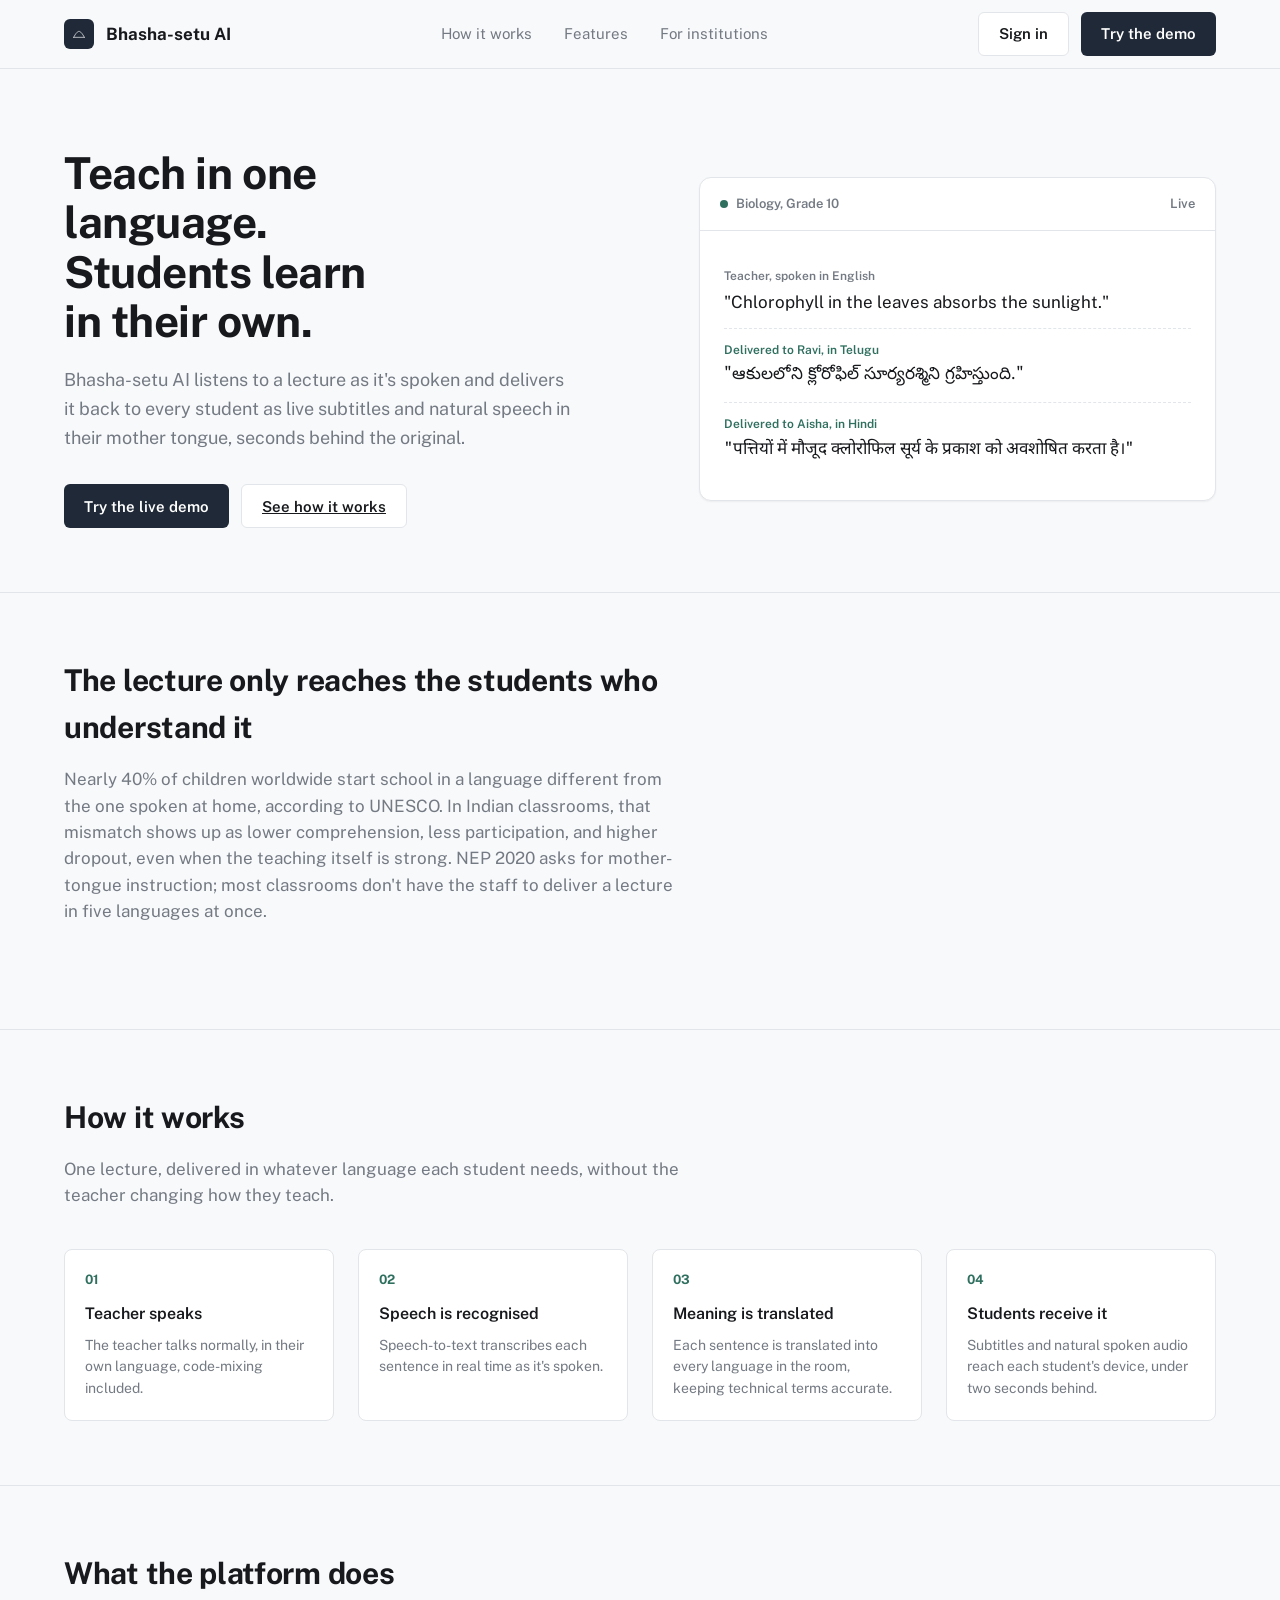
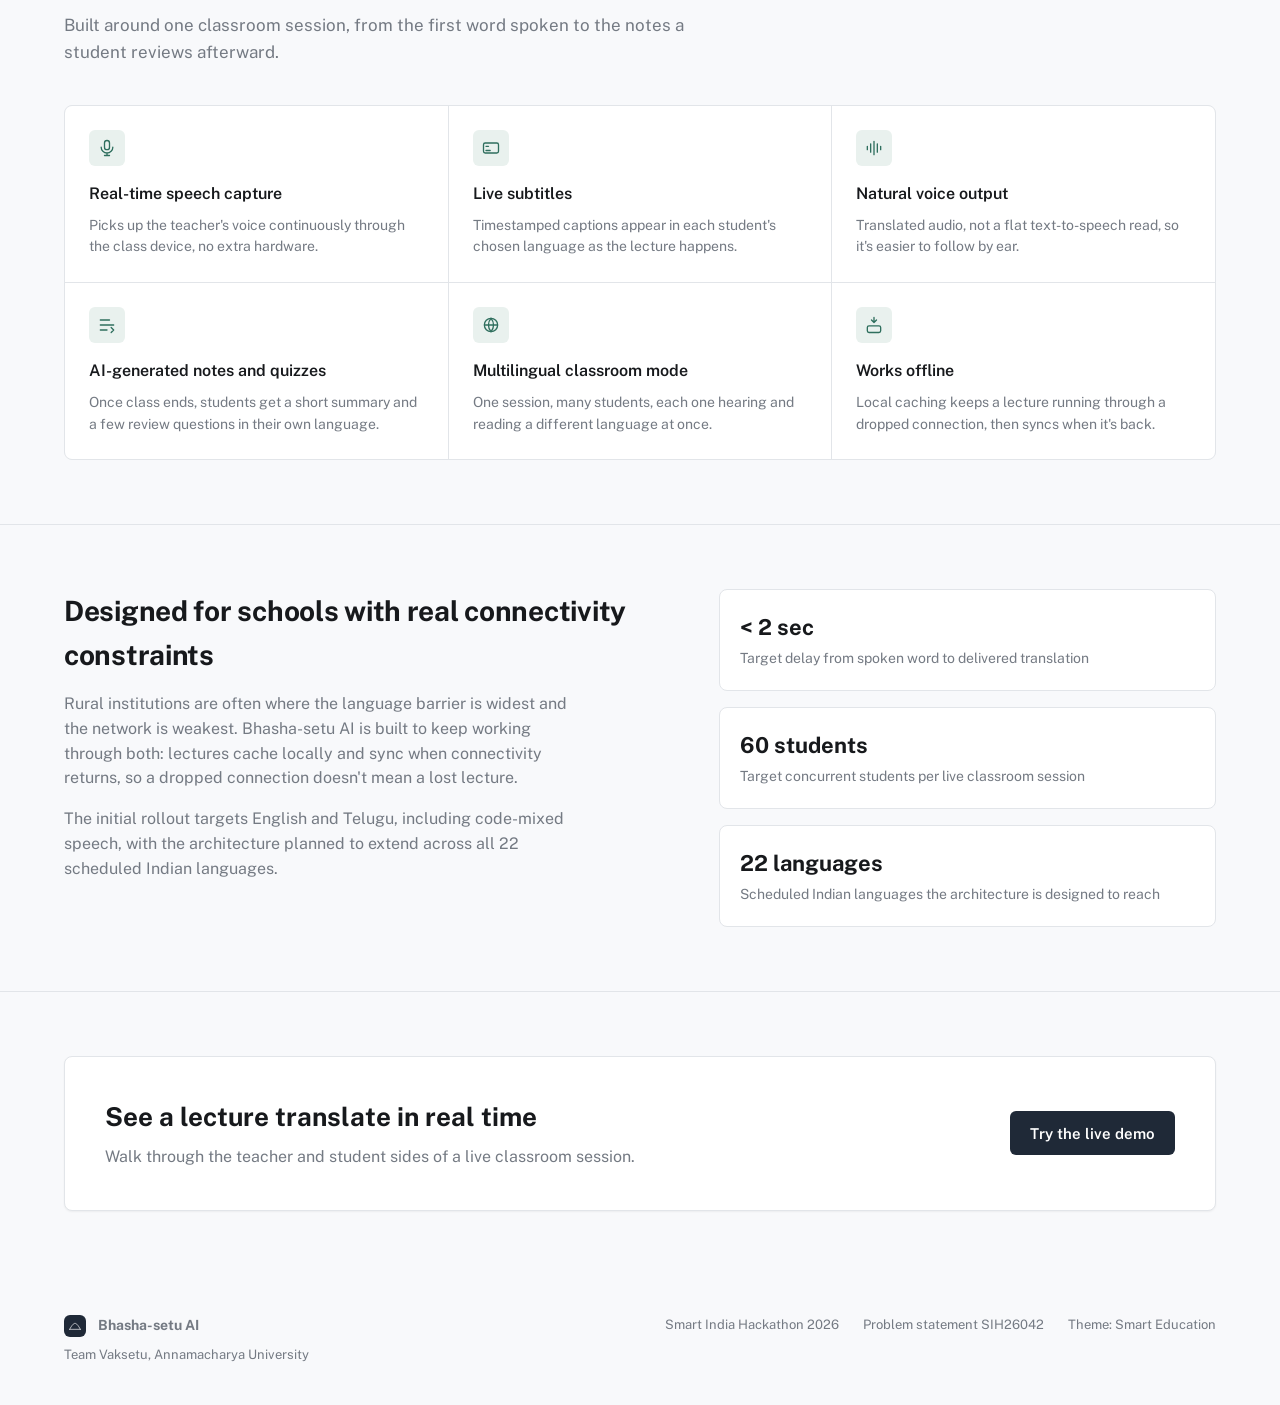
<file: static/index.html>
<!DOCTYPE html>
<html lang="en">
<head>
<meta charset="UTF-8">
<meta name="viewport" content="width=device-width, initial-scale=1, viewport-fit=cover">
<title>Bhasha-setu AI</title>
<link rel="preconnect" href="https://fonts.googleapis.com">
<link rel="preconnect" href="https://fonts.gstatic.com" crossorigin>
<link href="https://fonts.googleapis.com/css2?family=Public+Sans:wght@400;500;600;700&family=Noto+Sans+Telugu:wght@400;500;600&family=Noto+Sans+Devanagari:wght@400;500;600&display=swap" rel="stylesheet">
<link rel="stylesheet" href="/static/css/style.css">
</head>
<body>

<div id="app">

  <!-- ============ LANDING ============ -->
  <section id="view-landing" class="view active">
    <nav class="site-nav">
      <div class="container inner">
        <div class="brand">
          <span class="mark">
            <svg viewBox="0 0 24 24" fill="none"><path d="M4 17c3-6 6-9 8-9s5 3 8 9" stroke-linecap="round"/><path d="M4 17h16" stroke-linecap="round"/></svg>
          </span>
          Bhasha-setu AI
        </div>
        <div class="nav-links">
          <a href="#how-it-works">How it works</a>
          <a href="#features">Features</a>
          <a href="#institutions">For institutions</a>
        </div>
        <div class="nav-actions">
          <button class="btn btn-secondary" data-nav="role">Sign in</button>
          <button class="btn btn-primary" data-nav="role">Try the demo</button>
        </div>
      </div>
    </nav>

    <header class="hero">
      <div class="container inner">
        <div>
          <h1>Teach in one language. Students learn in their own.</h1>
          <p class="lede">Bhasha-setu AI listens to a lecture as it's spoken and delivers it back to every student as live subtitles and natural speech in their mother tongue, seconds behind the original.</p>
          <div class="actions">
            <button class="btn btn-primary" data-nav="role">Try the live demo</button>
            <a href="#how-it-works" class="btn btn-secondary">See how it works</a>
          </div>
        </div>
        <div class="subtitle-demo" aria-hidden="true">
          <div class="sd-head">
            <span class="who"><span class="live-dot"></span> Biology, Grade 10</span>
            <span class="who">Live</span>
          </div>
          <div class="sd-body">
            <div class="sd-line original">
              <div class="tag">Teacher, spoken in English</div>
              <div class="text">"Chlorophyll in the leaves absorbs the sunlight."</div>
            </div>
            <div class="sd-line translated">
              <div class="tag">Delivered to Ravi, in Telugu</div>
              <div class="text lang-te">"ఆకులలోని క్లోరోఫిల్ సూర్యరశ్మిని గ్రహిస్తుంది."</div>
            </div>
            <div class="sd-line translated">
              <div class="tag">Delivered to Aisha, in Hindi</div>
              <div class="text lang-hi">"पत्तियों में मौजूद क्लोरोफिल सूर्य के प्रकाश को अवशोषित करता है।"</div>
            </div>
          </div>
        </div>
      </div>
    </header>

    <section class="section">
      <div class="container">
        <div class="section-head">
          <h2>The lecture only reaches the students who understand it</h2>
          <p>Nearly 40% of children worldwide start school in a language different from the one spoken at home, according to UNESCO. In Indian classrooms, that mismatch shows up as lower comprehension, less participation, and higher dropout, even when the teaching itself is strong. NEP 2020 asks for mother-tongue instruction; most classrooms don't have the staff to deliver a lecture in five languages at once.</p>
        </div>
      </div>
    </section>

    <section class="section" id="how-it-works">
      <div class="container">
        <div class="section-head">
          <h2>How it works</h2>
          <p>One lecture, delivered in whatever language each student needs, without the teacher changing how they teach.</p>
        </div>
        <div class="steps">
          <div class="step">
            <div class="num">01</div>
            <h3>Teacher speaks</h3>
            <p>The teacher talks normally, in their own language, code-mixing included.</p>
          </div>
          <div class="step">
            <div class="num">02</div>
            <h3>Speech is recognised</h3>
            <p>Speech-to-text transcribes each sentence in real time as it's spoken.</p>
          </div>
          <div class="step">
            <div class="num">03</div>
            <h3>Meaning is translated</h3>
            <p>Each sentence is translated into every language in the room, keeping technical terms accurate.</p>
          </div>
          <div class="step">
            <div class="num">04</div>
            <h3>Students receive it</h3>
            <p>Subtitles and natural spoken audio reach each student's device, under two seconds behind.</p>
          </div>
        </div>
      </div>
    </section>

    <section class="section" id="features">
      <div class="container">
        <div class="section-head">
          <h2>What the platform does</h2>
          <p>Built around one classroom session, from the first word spoken to the notes a student reviews afterward.</p>
        </div>
        <div class="feature-list">
          <div class="feature">
            <span class="icon"><svg viewBox="0 0 24 24" fill="none"><rect x="9" y="3" width="6" height="11" rx="3" stroke-width="1.6"/><path d="M5 11a7 7 0 0 0 14 0M12 18v3M9 21h6" stroke-linecap="round" stroke-width="1.6"/></svg></span>
            <h3>Real-time speech capture</h3>
            <p>Picks up the teacher's voice continuously through the class device, no extra hardware.</p>
          </div>
          <div class="feature">
            <span class="icon"><svg viewBox="0 0 24 24" fill="none"><rect x="3" y="6" width="18" height="12" rx="2" stroke-width="1.6"/><path d="M6 15h5M6 10h3" stroke-linecap="round" stroke-width="1.6"/></svg></span>
            <h3>Live subtitles</h3>
            <p>Timestamped captions appear in each student's chosen language as the lecture happens.</p>
          </div>
          <div class="feature">
            <span class="icon"><svg viewBox="0 0 24 24" fill="none"><path d="M4 10v4M8 7v10M12 4v16M16 7v10M20 10v4" stroke-linecap="round" stroke-width="1.6"/></svg></span>
            <h3>Natural voice output</h3>
            <p>Translated audio, not a flat text-to-speech read, so it's easier to follow by ear.</p>
          </div>
          <div class="feature">
            <span class="icon"><svg viewBox="0 0 24 24" fill="none"><path d="M4 6h11M4 12h16M4 18h8" stroke-linecap="round" stroke-width="1.6"/><path d="M17 15l3 3-3 3" stroke-linecap="round" stroke-linejoin="round" stroke-width="1.6"/></svg></span>
            <h3>AI-generated notes and quizzes</h3>
            <p>Once class ends, students get a short summary and a few review questions in their own language.</p>
          </div>
          <div class="feature">
            <span class="icon"><svg viewBox="0 0 24 24" fill="none"><circle cx="12" cy="12" r="8" stroke-width="1.6"/><path d="M4 12h16M12 4a12 12 0 0 1 0 16 12 12 0 0 1 0-16Z" stroke-width="1.6"/></svg></span>
            <h3>Multilingual classroom mode</h3>
            <p>One session, many students, each one hearing and reading a different language at once.</p>
          </div>
          <div class="feature">
            <span class="icon"><svg viewBox="0 0 24 24" fill="none"><path d="M12 3v6m0 0l-3-3m3 3l3-3" stroke-linecap="round" stroke-linejoin="round" stroke-width="1.6"/><rect x="4" y="13" width="16" height="8" rx="2" stroke-width="1.6"/></svg></span>
            <h3>Works offline</h3>
            <p>Local caching keeps a lecture running through a dropped connection, then syncs when it's back.</p>
          </div>
        </div>
      </div>
    </section>

    <section class="section institutions" id="institutions">
      <div class="container inner">
        <div>
          <h2 style="font-size:28px; font-weight:700; letter-spacing:-0.01em;">Designed for schools with real connectivity constraints</h2>
          <p style="margin-top:var(--s4); color:var(--muted); font-size:16px; max-width:52ch;">Rural institutions are often where the language barrier is widest and the network is weakest. Bhasha-setu AI is built to keep working through both: lectures cache locally and sync when connectivity returns, so a dropped connection doesn't mean a lost lecture.</p>
          <p style="margin-top:var(--s4); color:var(--muted); font-size:16px; max-width:52ch;">The initial rollout targets English and Telugu, including code-mixed speech, with the architecture planned to extend across all 22 scheduled Indian languages.</p>
        </div>
        <div class="callouts">
          <div class="callout">
            <div class="value">&lt; 2 sec</div>
            <div class="label">Target delay from spoken word to delivered translation</div>
          </div>
          <div class="callout">
            <div class="value">60 students</div>
            <div class="label">Target concurrent students per live classroom session</div>
          </div>
          <div class="callout">
            <div class="value">22 languages</div>
            <div class="label">Scheduled Indian languages the architecture is designed to reach</div>
          </div>
        </div>
      </div>
    </section>

    <section class="cta-band">
      <div class="container">
        <div class="card">
          <div>
            <h2>See a lecture translate in real time</h2>
            <p>Walk through the teacher and student sides of a live classroom session.</p>
          </div>
          <button class="btn btn-primary" data-nav="role">Try the live demo</button>
        </div>
      </div>
    </section>

    <footer class="site-footer">
      <div class="container inner">
        <div>
          <div class="brand" style="font-size:14px; margin-bottom:var(--s2);">
            <span class="mark" style="width:22px;height:22px;">
              <svg viewBox="0 0 24 24" fill="none"><path d="M4 17c3-6 6-9 8-9s5 3 8 9" stroke-linecap="round"/><path d="M4 17h16" stroke-linecap="round"/></svg>
            </span>
            Bhasha-setu AI
          </div>
          Team Vaksetu, Annamacharya University
        </div>
        <div class="fmeta">
          <span>Smart India Hackathon 2026</span>
          <span>Problem statement SIH26042</span>
          <span>Theme: Smart Education</span>
        </div>
      </div>
    </footer>
  </section>

  <!-- ============ ROLE SELECT ============ -->
  <section id="view-role" class="view">
    <div class="role-shell">
      <nav class="site-nav">
        <div class="container inner">
          <a href="#" class="back-link" data-nav="landing">
            <svg viewBox="0 0 24 24"><path d="M15 18l-6-6 6-6" stroke-linecap="round" stroke-linejoin="round"/></svg>
            Back to overview
          </a>
        </div>
      </nav>
      <main class="role-main">
        <div class="container">
          <div class="center-head">
            <h1>Try the demo</h1>
            <p>Pick a side to see how one live lecture looks from each seat in the room.</p>
          </div>
          <div class="role-grid">
            <div class="card role-card">
              <span class="icon"><svg viewBox="0 0 24 24" fill="none"><rect x="9" y="3" width="6" height="11" rx="3" stroke-width="1.6"/><path d="M5 11a7 7 0 0 0 14 0M12 18v3M9 21h6" stroke-linecap="round" stroke-width="1.6"/></svg></span>
              <h3>I'm a teacher</h3>
              <p>Start a lecture and watch it translate live for two waiting students.</p>
              <button class="btn btn-primary btn-block" data-nav="teacher">Continue as teacher</button>
            </div>
            <div class="card role-card">
              <span class="icon"><svg viewBox="0 0 24 24" fill="none"><rect x="3" y="6" width="18" height="12" rx="2" stroke-width="1.6"/><path d="M6 15h5M6 10h3" stroke-linecap="round" stroke-width="1.6"/></svg></span>
              <h3>I'm a student</h3>
              <p>Join a classroom and follow the lecture in the language you pick.</p>
              <button class="btn btn-primary btn-block" data-nav="student">Continue as student</button>
            </div>
          </div>
        </div>
      </main>
    </div>
  </section>

  <!-- ============ TEACHER ============ -->
  <section id="view-teacher" class="view">
    <div class="app-shell">
      <div class="app-topbar">
        <a href="#" class="back-link" data-nav="role">
          <svg viewBox="0 0 24 24"><path d="M15 18l-6-6 6-6" stroke-linecap="round" stroke-linejoin="round"/></svg>
          Exit
        </a>
        <div class="who">
          <span class="class-name" id="teacherClassLabel">Set up classroom</span>
        </div>
        <div style="width:64px"></div>
      </div>

      <main class="app-main">
        <div class="container">

          <!-- Setup step -->
          <div id="teacherSetup" class="panel-narrow">
            <div class="center-head" style="margin-bottom:var(--s8); text-align:left;">
              <h1 style="font-size:24px;">Set up your classroom</h1>
              <p style="margin-top:var(--s2);">Two students are already connected for this preview and waiting to join.</p>
            </div>
            <div class="field">
              <label for="className">Classroom name</label>
              <input id="className" type="text" value="Biology, Grade 10">
            </div>
            <div class="field">
              <label for="sourceLang">Language you'll teach in</label>
              <select id="sourceLang">
                <option value="en">English</option>
                <option value="hi">Hindi</option>
                <option value="te">Telugu</option>
              </select>
            </div>
            <div class="status" id="classCodeStatus">A class code will be generated when you start.</div>
            <button class="btn btn-primary btn-block" id="startLectureBtn">Start lecture</button>
          </div>

          <!-- Live console -->
          <div id="teacherLive" style="display:none;">
            <div style="display:flex; align-items:center; justify-content:space-between; margin-bottom:var(--s6); flex-wrap:wrap; gap:var(--s3);">
              <span class="live-badge"><span class="live-dot"></span> Live, <span id="teacherTimer">00:00</span></span>
              <button class="btn btn-secondary" id="teacherMuteBtn">Mute microphone</button><button class="btn btn-secondary" id="endLectureBtn">End lecture</button>
            </div>
            <div class="console-grid">
              <div class="transcript-card card">
                <div class="th">
                  <h3>Live transcript</h3>
                  <span style="font-size:12px; color:var(--muted);">Spoken in English</span>
                </div>
                <div class="transcript-scroll" id="teacherTranscript">
                  <div class="empty-state">
                    <span class="icon"><svg viewBox="0 0 24 24" fill="none"><rect x="9" y="3" width="6" height="11" rx="3" stroke-width="1.6"/><path d="M5 11a7 7 0 0 0 14 0M12 18v3M9 21h6" stroke-linecap="round" stroke-width="1.6"/></svg></span>
                    Start speaking and the transcript will appear here.
                  </div>
                </div>
              </div>
              <div class="side-stack">
                <div class="mic-card card">
                  <span class="mic-visual active" id="micVisual">
                    <svg viewBox="0 0 24 24" fill="none" style="width:20px;height:20px;stroke:currentColor;stroke-width:1.6;"><rect x="9" y="3" width="6" height="11" rx="3"/><path d="M5 11a7 7 0 0 0 14 0M12 18v3M9 21h6" stroke-linecap="round"/></svg>
                  </span>
                  <div>
                    <div class="mic-label">Listening</div>
                    <div class="mic-sub">Picking up your voice</div>
                  </div>
                </div>
                <div class="roster-card card"><h3>Connected students, <span id="studentCount">0</span></h3><div id="studentNames" class="status">No students connected.</div></div><div class="card" style="padding:16px"><video id="teacherVideo" autoplay muted playsinline style="width:100%;border-radius:8px;background:#17191c"></video><div class="status">Your live camera preview</div></div></div></div>
            </div>
          </div>

          <!-- Summary -->
          <div id="teacherSummary" style="display:none;">
            <div class="card summary-card">
              <h2 style="font-size:22px; font-weight:700;">Lecture ended</h2>
              <p style="color:var(--muted); margin-top:var(--s2);">Notes and a quick check have been generated for each student, in their own language.</p>
              <div class="summary-stats">
                <div class="summary-stat">
                  <div class="v" id="statDuration">00:00</div>
                  <div class="l">Duration</div>
                </div>
                <div class="summary-stat">
                  <div class="v" id="statLines">0</div>
                  <div class="l">Sentences delivered</div>
                </div>
                <div class="summary-stat">
                  <div class="v" id="statStudents">0</div>
                  <div class="l">Students reached</div>
                </div>
              </div>
              <button class="btn btn-secondary btn-block" id="teacherRestartBtn">Set up another lecture</button>
            </div>
          </div>

        </div>
      </main>
    </div>
  </section>

  <!-- ============ STUDENT ============ -->
  <section id="view-student" class="view">
    <div class="app-shell">
      <div class="app-topbar">
        <a href="#" class="back-link" data-nav="role">
          <svg viewBox="0 0 24 24"><path d="M15 18l-6-6 6-6" stroke-linecap="round" stroke-linejoin="round"/></svg>
          Leave
        </a>
        <div class="who">
          <span class="class-name" id="studentClassLabel">Join a classroom</span>
        </div>
        <div class="status" id="studentStatus"></div>
      </div>

      <main class="app-main">
        <div class="container">

          <!-- Join step -->
          <div id="studentJoin" class="panel-narrow">
            <div class="center-head" style="margin-bottom:var(--s8); text-align:left;">
              <h1 style="font-size:24px;">Join a lecture</h1>
              <p style="margin-top:var(--s2);">Biology, Grade 10 is open. Pick the language you want to follow it in.</p>
            </div>
            <div class="field">
              <label for="studentName">Your name</label>
              <input id="studentName" type="text" value="Ravi">
            </div>
            <div class="field">
              <label for="classCode">Class code</label>
              <input id="classCode" type="text" placeholder="Enter your teacher's code" autocomplete="off" maxlength="12">
            </div>
            <div class="field">
              <label for="studentLang">Preferred language</label>
              <select id="studentLang">
                <option value="te">Telugu</option>
                <option value="hi">Hindi</option>
              </select>
            </div>
            <div class="status" id="studentJoinStatus" role="status" aria-live="polite"></div>
            <button class="btn btn-primary btn-block" id="joinClassBtn">Join classroom</button>
          </div>

          <!-- Waiting -->
          <div id="studentWaiting" style="display:none;">
            <div class="card waiting-card panel-narrow">
              <span class="live-dot"></span>
              <h3>Waiting for your teacher to start</h3>
              <p>You'll see subtitles here the moment the lecture begins.</p>
            </div>
          </div>

          <!-- Live subtitles -->
          <div id="studentLive" style="display:none;">
            <div class="card subtitle-demo">
              <div class="subtitle-stage">
                <video id="studentVideo" autoplay playsinline style="width:100%;border-radius:8px;background:#17191c;margin-bottom:16px"></video><div class="current-line" id="studentCurrentLine"></div><div class="student-controls"><button class="btn btn-secondary" id="studentMuteBtn">Mute audio</button><button class="btn btn-secondary" id="speakRequestBtn">Ask to speak</button></div><div class="status" id="studentSpeakStatus"></div>
              </div>
            </div>
            <div class="student-controls">
              <div class="mode-toggle">
                <button id="modeListen" class="active">Listen</button>
                <button id="modeRead">Read</button>
              </div>
            </div>
            <div class="card history-card">
              <h3>Earlier in this lecture</h3>
              <div id="studentHistory"></div>
            </div><div class="card" style="padding:16px;margin-top:16px"><h3>Student questions</h3><div id="speakRequests" class="status">No requests yet.</div></div></div></div><!-- Notes -->
          <div id="studentNotes" style="display:none;" class="panel-narrow">
            <div class="card notes-card">
              <h2>Lecture notes</h2>
              <ul class="notes-list" id="studentNotesList"></ul>
              <h2>Quick check</h2>
              <div class="quiz-q" id="studentQuizQ"></div>
              <div class="quiz-options" id="studentQuizOptions"></div>
              <div class="quiz-feedback" id="studentQuizFeedback"></div>
            </div>
          </div>

        </div>
      </main>
    </div>
  </section>

</div>




<script src="/static/js/app.js" defer></script>
</body>
</html>
</file>
<file: static/css/style.css>
:root {
    --bg: #F8F9FB;
    --surface: #FFFFFF;
    --border: #E2E5E9;
    --text: #17191C;
    --muted: #747A83;
    --primary: #1F2937;
    --primary-hover: #111827;
    --accent: #2F6F5E;
    --accent-hover: #255A4C;
    --accent-soft: #E9F1EE;
    --on-primary: #FFFFFF;
    --radius-sm: 6px;
    --radius-md: 8px;
    --radius-lg: 12px;
    --shadow-sm: 0 1px 2px rgba(0,0,0,.05);
    --container: 1200px;
    --s1: 4px; --s2: 8px; --s3: 12px; --s4: 16px; --s5: 20px;
    --s6: 24px; --s8: 32px; --s10: 40px; --s12: 48px; --s16: 64px; --s20: 80px;
    color-scheme: light;
  }

  :root:not([data-theme="light"]) {
    @media (prefers-color-scheme: dark) {
      --bg: #15171A;
      --surface: #1D2024;
      --border: #2C3036;
      --text: #F1F2F4;
      --muted: #9AA0A8;
      --primary: #E7E9EC;
      --primary-hover: #FFFFFF;
      --on-primary: #17191C;
      --accent: #4E9584;
      --accent-hover: #5FAA97;
      --accent-soft: #1E2B27;
      color-scheme: dark;
    }
  }
  :root[data-theme="dark"] {
    --bg: #15171A;
    --surface: #1D2024;
    --border: #2C3036;
    --text: #F1F2F4;
    --muted: #9AA0A8;
    --primary: #E7E9EC;
    --primary-hover: #FFFFFF;
    --on-primary: #17191C;
    --accent: #4E9584;
    --accent-hover: #5FAA97;
    --accent-soft: #1E2B27;
    color-scheme: dark;
  }

  * { box-sizing: border-box; }
  html {
    scroll-padding-top: env(safe-area-inset-top, 0px);
    scroll-behavior: smooth;
  }
  html, body {
    height: 100%;
    margin: 0;
    background: var(--bg);
    color: var(--text);
  }
  body {
    font-family: 'Public Sans', system-ui, -apple-system, 'Segoe UI', sans-serif;
    font-size: 16px;
    line-height: 1.55;
    -webkit-font-smoothing: antialiased;
    padding-top: env(safe-area-inset-top, 0px);
    padding-bottom: env(safe-area-inset-bottom, 0px);
  }
  .lang-te { font-family: 'Noto Sans Telugu', 'Public Sans', sans-serif; }
  .lang-hi { font-family: 'Noto Sans Devanagari', 'Public Sans', sans-serif; }

  h1, h2, h3, h4, p { margin: 0; }
  img, svg { display: block; max-width: 100%; }
  button, input, select { font: inherit; color: inherit; }
  a { color: inherit; }

  :focus-visible {
    outline: 2px solid var(--accent);
    outline-offset: 2px;
  }

  .container {
    width: 100%;
    max-width: var(--container);
    margin: 0 auto;
    padding: 0 var(--s6);
  }

  @media (max-width: 640px) {
    .container { padding: 0 var(--s4); }
  }

  .view { display: none; }
  .view.active { display: block; }

  button {
    cursor: pointer;
    border: none;
    background: none;
  }

  .btn {
    display: inline-flex;
    align-items: center;
    justify-content: center;
    gap: var(--s2);
    min-height: 44px;
    padding: 0 var(--s5);
    border-radius: var(--radius-sm);
    font-weight: 600;
    font-size: 15px;
    transition: background-color 150ms ease, border-color 150ms ease, color 150ms ease;
    white-space: nowrap;
  }
  .btn-primary {
    background: var(--primary);
    color: var(--on-primary);
  }
  .btn-primary:hover { background: var(--primary-hover); }
  .btn-secondary {
    background: var(--surface);
    color: var(--text);
    border: 1px solid var(--border);
  }
  .btn-secondary:hover { border-color: var(--muted); }
  .btn-accent {
    background: var(--accent);
    color: #fff;
  }
  .btn-accent:hover { background: var(--accent-hover); }
  .btn-ghost {
    background: transparent;
    color: var(--muted);
    padding: 0 var(--s3);
  }
  .btn-ghost:hover { color: var(--text); }
  .btn-block { width: 100%; }
  .btn[disabled] { opacity: .5; cursor: not-allowed; }

  .field { display: flex; flex-direction: column; gap: var(--s2); margin-bottom: var(--s5); }
  .field label { font-size: 14px; font-weight: 600; color: var(--text); }
  .field .hint { font-size: 13px; color: var(--muted); }
  .field input, .field select {
    min-height: 44px;
    padding: 0 var(--s4);
    border: 1px solid var(--border);
    border-radius: var(--radius-sm);
    background: var(--surface);
    color: var(--text);
  }
  .field input:focus, .field select:focus { border-color: var(--accent); }

  .card {
    background: var(--surface);
    border: 1px solid var(--border);
    border-radius: var(--radius-md);
    box-shadow: var(--shadow-sm);
  }

  .icon { flex-shrink: 0; }
  .icon svg { width: 20px; height: 20px; stroke: currentColor; fill: none; stroke-width: 1.6; }

  /* ---------- Nav ---------- */
  .site-nav {
    position: sticky; top: 0; z-index: 20;
    background: color-mix(in srgb, var(--bg) 92%, transparent);
    backdrop-filter: blur(6px);
    border-bottom: 1px solid var(--border);
    padding-top: env(safe-area-inset-top, 0px);
  }
  .site-nav .inner {
    display: flex; align-items: center; justify-content: space-between;
    height: 68px;
  }
  .brand { display: flex; align-items: center; gap: var(--s3); font-weight: 700; font-size: 17px; }
  .brand .mark {
    width: 30px; height: 30px; border-radius: var(--radius-sm);
    background: var(--primary); color: var(--on-primary);
    display: flex; align-items: center; justify-content: center;
  }
  .brand .mark svg { width: 16px; height: 16px; stroke: currentColor; }
  .nav-links { display: flex; align-items: center; gap: var(--s8); }
  .nav-links a { font-size: 15px; color: var(--muted); text-decoration: none; }
  .nav-links a:hover { color: var(--text); }
  .nav-actions { display: flex; align-items: center; gap: var(--s3); }
  @media (max-width: 860px) {
    .nav-links { display: none; }
  }

  /* ---------- Hero ---------- */
  .hero {
    padding: var(--s20) 0 var(--s16);
    border-bottom: 1px solid var(--border);
  }
  .hero .inner {
    display: grid; grid-template-columns: 1.05fr 0.95fr; gap: var(--s16); align-items: center;
  }
  @media (max-width: 900px) {
    .hero .inner { grid-template-columns: 1fr; gap: var(--s10); }
    .hero { padding: var(--s12) 0 var(--s10); }
  }
  .hero h1 {
    font-size: 44px; line-height: 1.12; letter-spacing: -0.01em; font-weight: 700;
    max-width: 12ch;
  }
  @media (max-width: 640px) { .hero h1 { font-size: 32px; } }
  .hero .lede {
    margin-top: var(--s5); font-size: 18px; line-height: 1.6; color: var(--muted); max-width: 46ch;
  }
  .hero .actions { display: flex; gap: var(--s3); margin-top: var(--s8); flex-wrap: wrap; }

  .subtitle-demo {
    border: 1px solid var(--border); border-radius: var(--radius-lg); background: var(--surface);
    box-shadow: var(--shadow-sm); overflow: hidden;
  }
  .subtitle-demo .sd-head {
    display: flex; align-items: center; justify-content: space-between;
    padding: var(--s4) var(--s5); border-bottom: 1px solid var(--border);
  }
  .sd-head .who { display: flex; align-items: center; gap: var(--s2); font-size: 13px; font-weight: 600; color: var(--muted); }
  .live-dot {
    width: 8px; height: 8px; border-radius: 50%; background: var(--accent);
    animation: pulse 1.8s ease-in-out infinite;
  }
  @media (prefers-reduced-motion: reduce) { .live-dot, .pulse { animation: none; } }
  @keyframes pulse {
    0%, 100% { box-shadow: 0 0 0 0 color-mix(in srgb, var(--accent) 45%, transparent); }
    50% { box-shadow: 0 0 0 6px color-mix(in srgb, var(--accent) 0%, transparent); }
  }
  .subtitle-demo .sd-body { padding: var(--s6); }
  .sd-line { padding: var(--s3) 0; border-bottom: 1px dashed var(--border); }
  .sd-line:last-child { border-bottom: none; }
  .sd-line .tag { font-size: 12px; font-weight: 600; color: var(--muted); margin-bottom: var(--s1); }
  .sd-line .text { font-size: 17px; }
  .sd-line.original .text { color: var(--text); }
  .sd-line.translated .text { color: var(--text); }
  .sd-line.translated .tag { color: var(--accent); }

  /* ---------- Sections ---------- */
  .section { padding: var(--s16) 0; border-bottom: 1px solid var(--border); }
  .section-head { max-width: 62ch; margin-bottom: var(--s10); }
  .section-head h2 { font-size: 30px; font-weight: 700; letter-spacing: -0.01em; }
  .section-head p { margin-top: var(--s4); font-size: 17px; color: var(--muted); }

  .steps { display: grid; grid-template-columns: repeat(4, 1fr); gap: var(--s6); }
  @media (max-width: 900px) { .steps { grid-template-columns: repeat(2, 1fr); } }
  @media (max-width: 560px) { .steps { grid-template-columns: 1fr; } }
  .step { padding: var(--s5); border: 1px solid var(--border); border-radius: var(--radius-md); background: var(--surface); }
  .step .num { font-size: 13px; font-weight: 700; color: var(--accent); margin-bottom: var(--s3); }
  .step h3 { font-size: 16px; font-weight: 600; margin-bottom: var(--s2); }
  .step p { font-size: 14px; color: var(--muted); }

  .feature-list { display: grid; grid-template-columns: repeat(3, 1fr); gap: 1px; background: var(--border); border: 1px solid var(--border); border-radius: var(--radius-md); overflow: hidden; }
  @media (max-width: 900px) { .feature-list { grid-template-columns: repeat(2, 1fr); } }
  @media (max-width: 560px) { .feature-list { grid-template-columns: 1fr; } }
  .feature { background: var(--surface); padding: var(--s6); }
  .feature .icon { width: 36px; height: 36px; border-radius: var(--radius-sm); background: var(--accent-soft); color: var(--accent); display: flex; align-items: center; justify-content: center; margin-bottom: var(--s4); }
  .feature h3 { font-size: 16px; font-weight: 600; margin-bottom: var(--s2); }
  .feature p { font-size: 14px; color: var(--muted); }

  .institutions .inner { display: grid; grid-template-columns: 1.1fr 0.9fr; gap: var(--s12); align-items: start; }
  @media (max-width: 900px) { .institutions .inner { grid-template-columns: 1fr; } }
  .institutions .callouts { display: flex; flex-direction: column; gap: var(--s4); }
  .callout { padding: var(--s5); border: 1px solid var(--border); border-radius: var(--radius-md); background: var(--surface); }
  .callout .value { font-size: 22px; font-weight: 700; }
  .callout .label { font-size: 14px; color: var(--muted); margin-top: var(--s1); }

  .cta-band { padding: var(--s16) 0; text-align: left; }
  .cta-band .card { padding: var(--s10); display: flex; align-items: center; justify-content: space-between; gap: var(--s8); flex-wrap: wrap; }
  .cta-band h2 { font-size: 26px; font-weight: 700; max-width: 30ch; }
  .cta-band p { color: var(--muted); margin-top: var(--s2); }

  .site-footer { padding: var(--s10) 0; }
  .site-footer .inner { display: flex; justify-content: space-between; gap: var(--s6); flex-wrap: wrap; font-size: 13px; color: var(--muted); }
  .site-footer .fmeta { display: flex; gap: var(--s6); flex-wrap: wrap; }

  /* ---------- Role select ---------- */
  .role-shell { min-height: 100dvh; display: flex; flex-direction: column; }
  .role-main { flex: 1; display: flex; align-items: center; }
  .role-main .container { padding-top: var(--s10); padding-bottom: var(--s10); }
  .role-grid { display: grid; grid-template-columns: 1fr 1fr; gap: var(--s6); max-width: 760px; margin: var(--s10) auto 0; }
  @media (max-width: 640px) { .role-grid { grid-template-columns: 1fr; } }
  .role-card { padding: var(--s8); text-align: left; }
  .role-card .icon { width: 44px; height: 44px; border-radius: var(--radius-sm); background: var(--accent-soft); color: var(--accent); display: flex; align-items: center; justify-content: center; margin-bottom: var(--s5); }
  .role-card h3 { font-size: 19px; font-weight: 700; margin-bottom: var(--s2); }
  .role-card p { font-size: 14px; color: var(--muted); margin-bottom: var(--s6); }
  .center-head { text-align: center; }
  .center-head h1 { font-size: 30px; font-weight: 700; }
  .center-head p { margin-top: var(--s3); color: var(--muted); font-size: 16px; }

  /* ---------- App shell (teacher / student) ---------- */
  .app-shell { min-height: 100dvh; display: flex; flex-direction: column; }
  .app-topbar {
    height: 64px; border-bottom: 1px solid var(--border);
    display: flex; align-items: center; justify-content: space-between;
    padding: 0 var(--s6); background: var(--surface);
    padding-top: env(safe-area-inset-top, 0px);
  }
  .app-topbar .who { display: flex; align-items: center; gap: var(--s3); }
  .app-topbar .class-name { font-weight: 700; font-size: 16px; }
  .app-topbar .status { display: flex; align-items: center; gap: var(--s2); font-size: 13px; color: var(--muted); }
  .app-main { flex: 1; padding: var(--s10) 0 var(--s16); }

  .panel-narrow { max-width: 480px; margin: 0 auto; }

  .live-badge {
    display: inline-flex; align-items: center; gap: var(--s2);
    font-size: 12px; font-weight: 700; color: var(--accent);
    padding: var(--s1) var(--s3); border-radius: 999px; background: var(--accent-soft);
  }

  .console-grid { display: grid; grid-template-columns: 1.6fr 1fr; gap: var(--s6); }
  @media (max-width: 900px) { .console-grid { grid-template-columns: 1fr; } }

  .transcript-card { padding: var(--s6); display: flex; flex-direction: column; height: 460px; }
  .transcript-card .th { display: flex; justify-content: space-between; align-items: center; margin-bottom: var(--s4); }
  .transcript-card h3 { font-size: 15px; font-weight: 600; }
  .transcript-scroll { flex: 1; overflow-y: auto; display: flex; flex-direction: column; gap: var(--s4); padding-right: var(--s2); }
  .t-line { font-size: 16px; line-height: 1.5; padding-bottom: var(--s4); border-bottom: 1px solid var(--border); }
  .t-line:last-child { border-bottom: none; }
  .t-line .t-time { font-size: 12px; color: var(--muted); margin-bottom: var(--s1); }
  .empty-state { color: var(--muted); font-size: 14px; display: flex; flex-direction: column; align-items: center; justify-content: center; height: 100%; text-align: center; gap: var(--s3); }
  .empty-state .icon { width: 40px; height: 40px; color: var(--muted); }

  .side-stack { display: flex; flex-direction: column; gap: var(--s6); }
  .roster-card { padding: var(--s6); }
  .roster-card h3 { font-size: 15px; font-weight: 600; margin-bottom: var(--s4); }
  .roster-item { display: flex; align-items: center; gap: var(--s3); padding: var(--s2) 0; }
  .roster-item .avatar {
    width: 32px; height: 32px; border-radius: 50%; background: var(--primary); color: var(--on-primary);
    display: flex; align-items: center; justify-content: center; font-size: 13px; font-weight: 700; flex-shrink: 0;
  }
  .roster-item .rname { font-size: 14px; font-weight: 600; }
  .roster-item .rlang { font-size: 12px; color: var(--muted); }
  .roster-item .rdot { width: 7px; height: 7px; border-radius: 50%; background: var(--accent); margin-left: auto; }

  .mic-card { padding: var(--s6); display: flex; align-items: center; gap: var(--s4); }
  .mic-visual {
    width: 44px; height: 44px; border-radius: 50%; background: var(--accent-soft); color: var(--accent);
    display: flex; align-items: center; justify-content: center; flex-shrink: 0;
  }
  .mic-visual.active { animation: pulse 1.8s ease-in-out infinite; }
  .mic-card .mic-label { font-size: 14px; font-weight: 600; }
  .mic-card .mic-sub { font-size: 13px; color: var(--muted); }

  .summary-card { padding: var(--s8); max-width: 620px; margin: 0 auto; text-align: left; }
  .summary-stats { display: grid; grid-template-columns: repeat(3, 1fr); gap: var(--s4); margin: var(--s6) 0; }
  .summary-stat { padding: var(--s4); border: 1px solid var(--border); border-radius: var(--radius-sm); text-align: center; }
  .summary-stat .v { font-size: 22px; font-weight: 700; }
  .summary-stat .l { font-size: 12px; color: var(--muted); margin-top: var(--s1); }

  .subtitle-stage {
    padding: var(--s10) var(--s6);
    min-height: 220px;
    display: flex; align-items: center; justify-content: center; text-align: center;
  }
  .subtitle-stage .current-line { font-size: 26px; font-weight: 600; line-height: 1.5; max-width: 30ch; }
  @media (max-width: 640px) { .subtitle-stage .current-line { font-size: 21px; } }

  .student-controls { display: flex; align-items: center; justify-content: center; gap: var(--s3); margin-top: var(--s6); }
  .mode-toggle { display: inline-flex; border: 1px solid var(--border); border-radius: var(--radius-sm); overflow: hidden; }
  .mode-toggle button { padding: var(--s2) var(--s4); font-size: 14px; font-weight: 600; color: var(--muted); min-height: 40px; }
  .mode-toggle button.active { background: var(--primary); color: var(--on-primary); }

  .history-card { margin-top: var(--s6); padding: var(--s5) var(--s6); }
  .history-card h3 { font-size: 13px; font-weight: 600; color: var(--muted); margin-bottom: var(--s3); }
  .history-line { font-size: 14px; color: var(--muted); padding: var(--s2) 0; border-bottom: 1px solid var(--border); }
  .history-line:last-child { border-bottom: none; }

  .notes-card { padding: var(--s7, var(--s6)); }
  .notes-card h2 { font-size: 20px; font-weight: 700; margin-bottom: var(--s5); }
  .notes-list { display: flex; flex-direction: column; gap: var(--s3); margin-bottom: var(--s8); }
  .notes-list li { list-style: none; padding-left: var(--s6); position: relative; font-size: 15px; }
  .notes-list li::before {
    content: ""; position: absolute; left: 0; top: 9px; width: 6px; height: 6px; border-radius: 50%; background: var(--accent);
  }
  .quiz-q { font-size: 16px; font-weight: 600; margin-bottom: var(--s4); }
  .quiz-options { display: flex; flex-direction: column; gap: var(--s3); }
  .quiz-option {
    display: flex; align-items: center; gap: var(--s3);
    padding: var(--s4); border: 1px solid var(--border); border-radius: var(--radius-sm);
    text-align: left; min-height: 44px; background: var(--surface);
  }
  .quiz-option:hover { border-color: var(--muted); }
  .quiz-option .dot { width: 16px; height: 16px; border-radius: 50%; border: 1.5px solid var(--border); flex-shrink: 0; }
  .quiz-option.correct { border-color: var(--accent); background: var(--accent-soft); }
  .quiz-option.correct .dot { border-color: var(--accent); background: var(--accent); }
  .quiz-option.incorrect { border-color: var(--muted); }
  .quiz-option[disabled] { cursor: default; }
  .quiz-feedback { margin-top: var(--s4); font-size: 14px; color: var(--muted); }

  .waiting-card { padding: var(--s10); text-align: center; }
  .waiting-card .live-dot { margin: 0 auto var(--s5); }
  .waiting-card h3 { font-size: 18px; font-weight: 600; margin-bottom: var(--s2); }
  .waiting-card p { color: var(--muted); font-size: 14px; }

  .back-link { display: inline-flex; align-items: center; gap: var(--s2); font-size: 14px; color: var(--muted); text-decoration: none; }
  .back-link:hover { color: var(--text); }
  .back-link svg { width: 16px; height: 16px; stroke: currentColor; fill: none; stroke-width: 1.8; }

  .visually-hidden {
    position: absolute; width: 1px; height: 1px; overflow: hidden; clip: rect(0 0 0 0); white-space: nowrap;
  }
</file>
